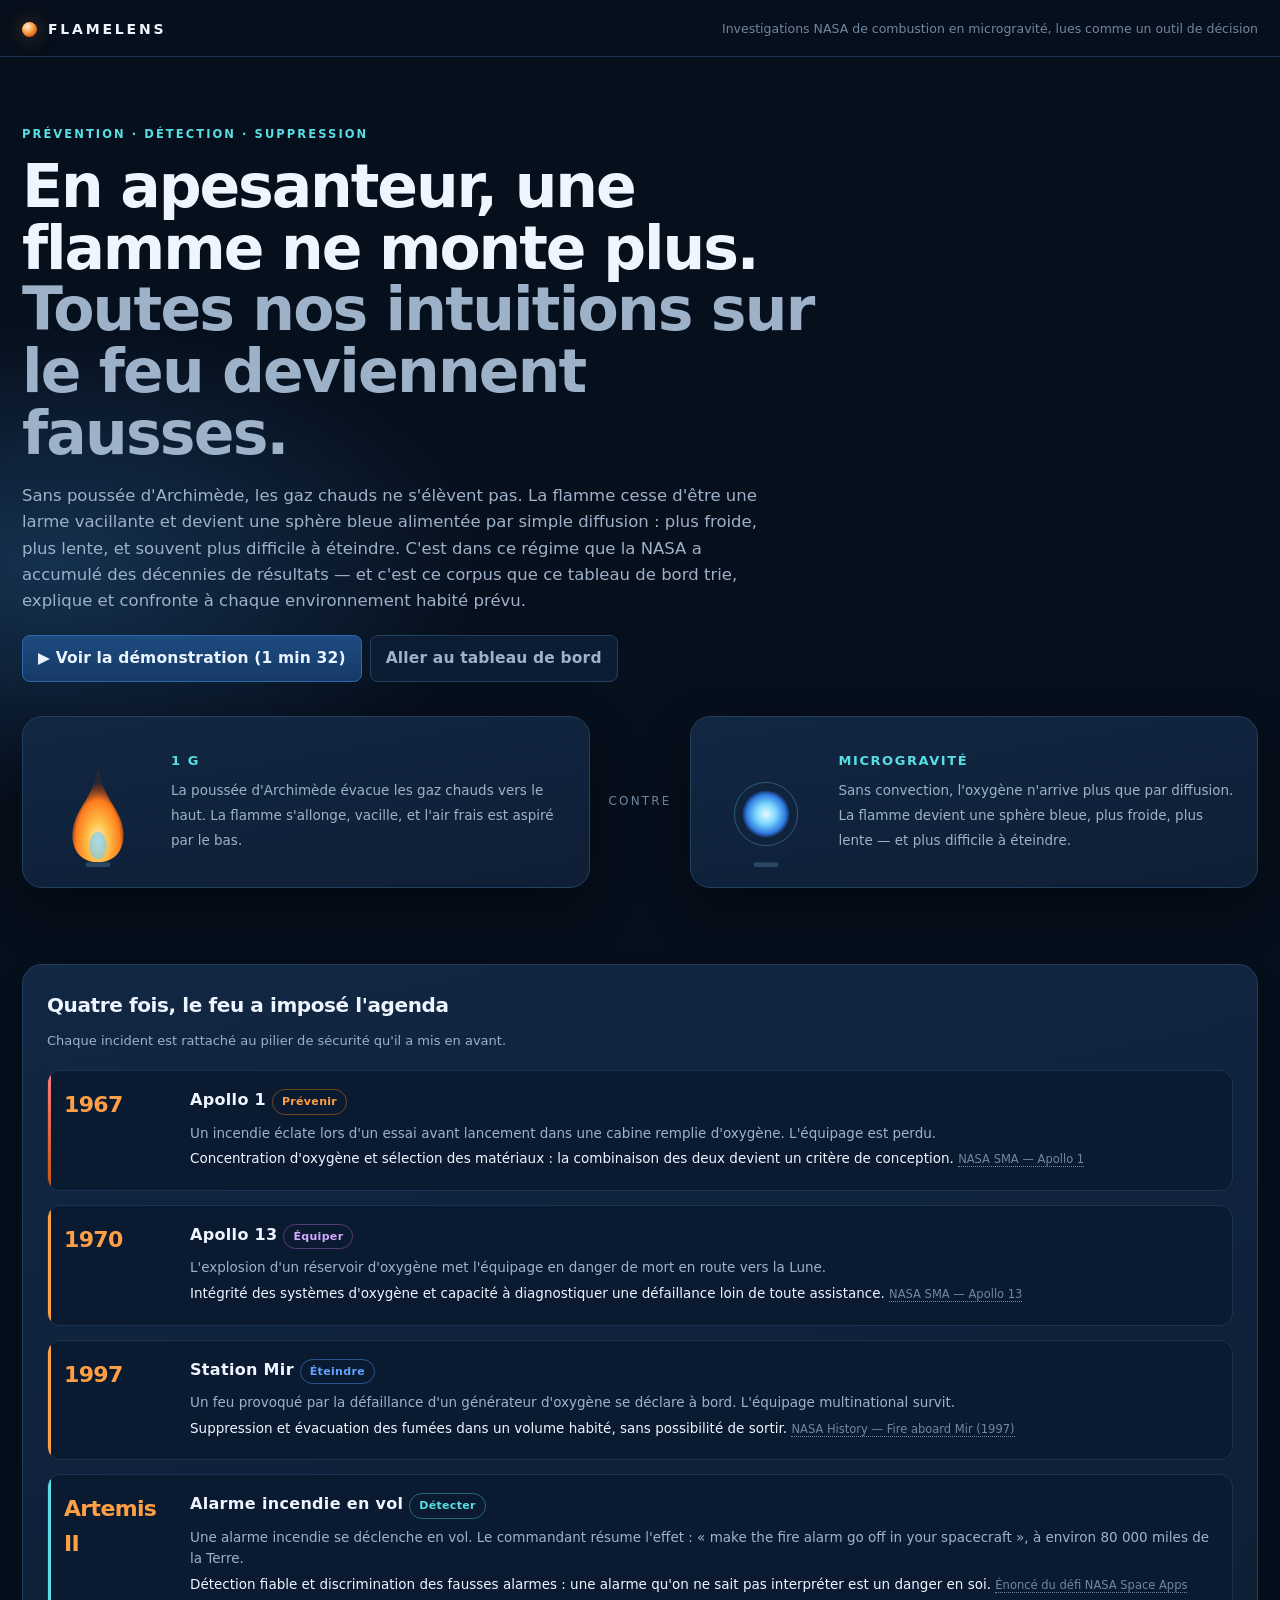
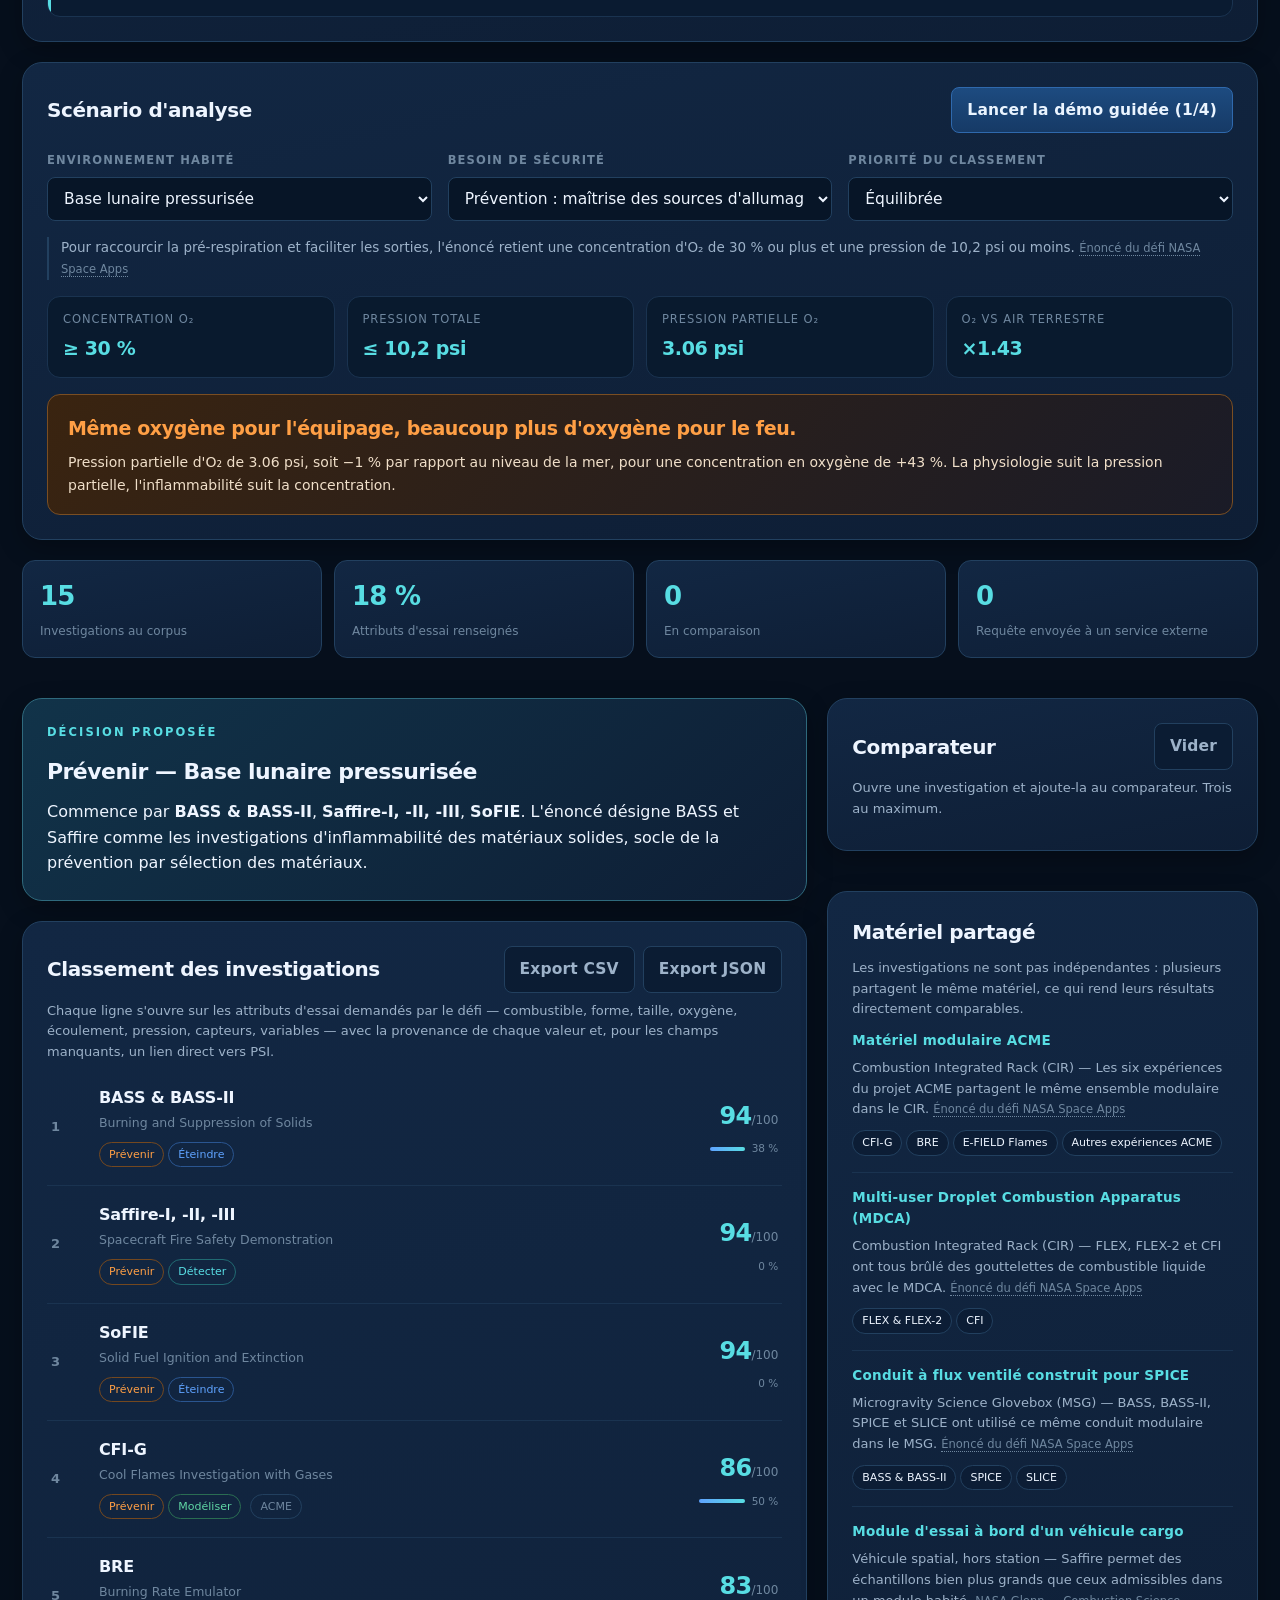
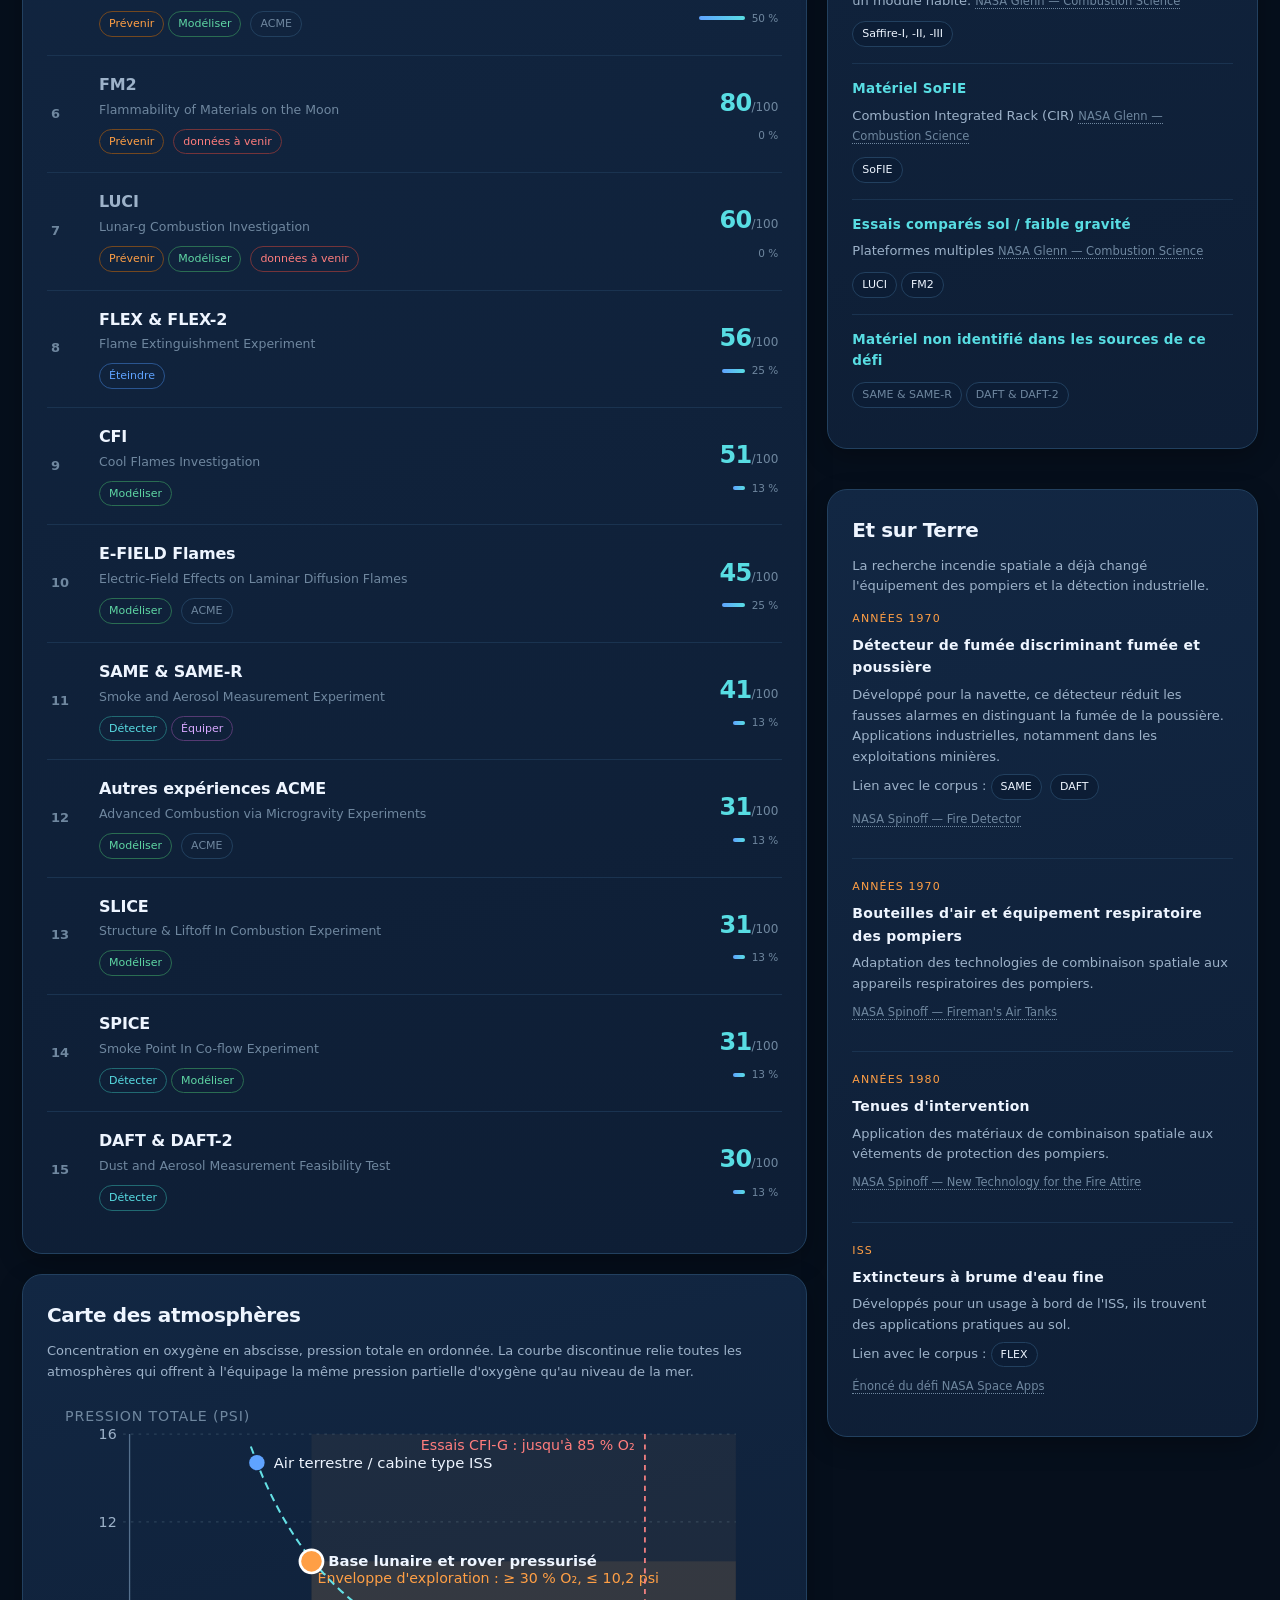
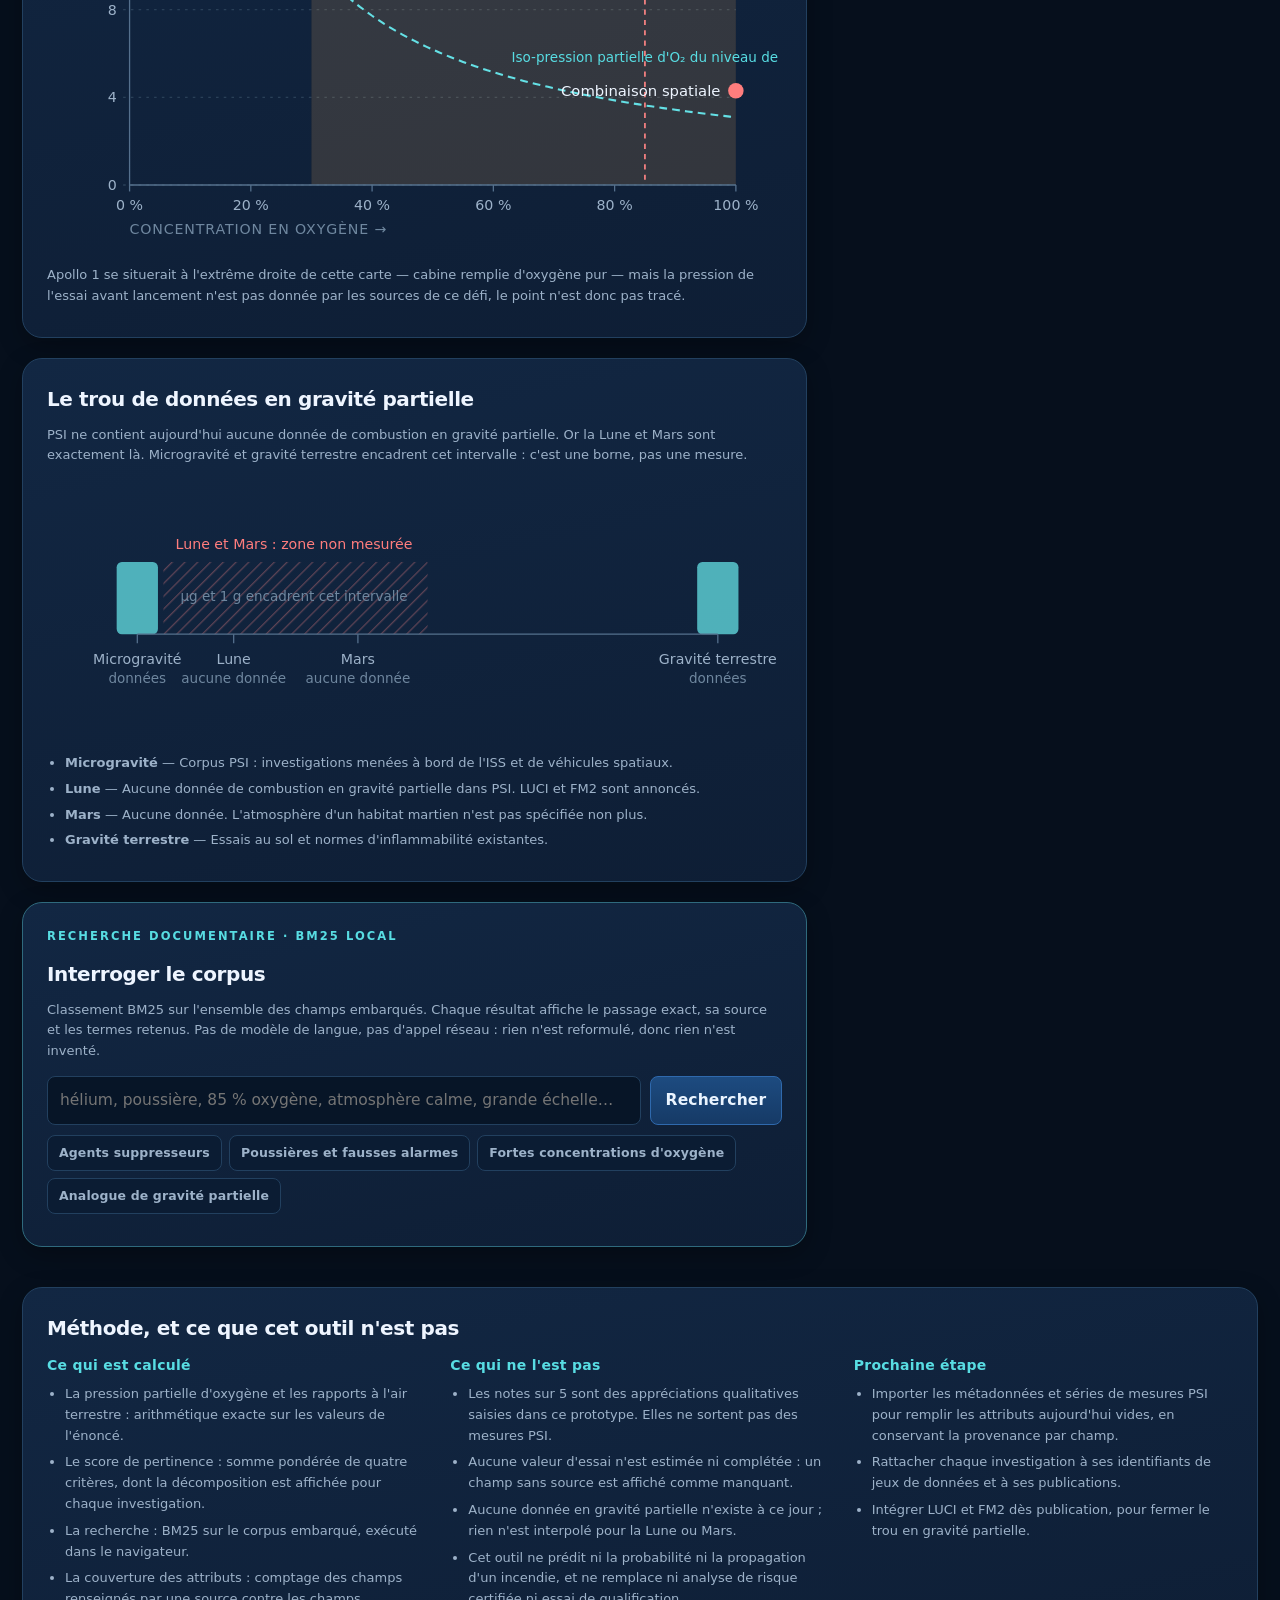
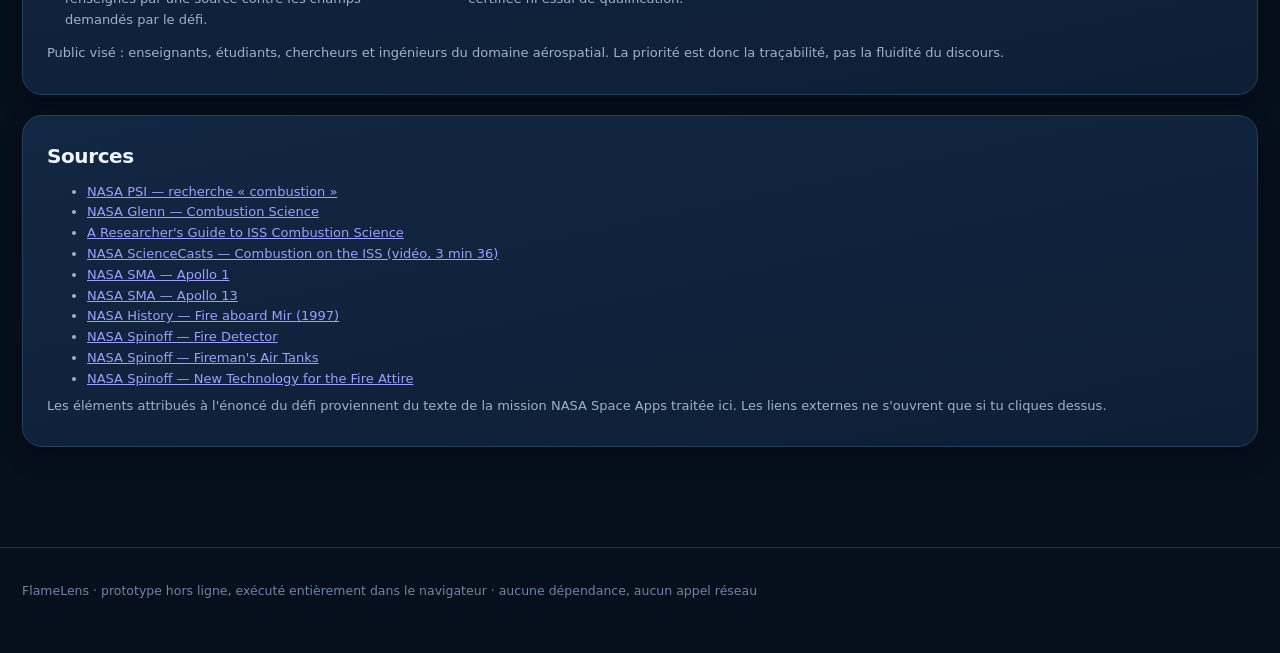
<file: index.html>
<!DOCTYPE html>
<html lang="fr">
<head>
<meta charset="utf-8">
<meta name="viewport" content="width=device-width, initial-scale=1">
<meta name="theme-color" content="#060f1c">
<meta name="description" content="FlameLens — tableau de bord d'aide à la décision sur la sécurité incendie en exploration spatiale, construit sur les investigations de combustion en microgravité de la NASA.">
<title>FlameLens — Sécurité incendie en exploration spatiale</title>
<link rel="stylesheet" href="css/style.css">
</head>
<body>
<a class="skip" href="#scenario">Aller au tableau de bord</a>

<header class="topbar">
  <div class="brand"><span class="mark" aria-hidden="true"></span><span>FLAMELENS</span></div>
  <p class="tagline">Investigations NASA de combustion en microgravité, lues comme un outil de décision</p>
</header>

<main>

<section class="hero">
  <p class="eyebrow">Prévention · Détection · Suppression</p>
  <h1>En apesanteur, une flamme ne monte plus.<br><span>Toutes nos intuitions sur le feu deviennent fausses.</span></h1>
  <p class="lead">Sans poussée d'Archimède, les gaz chauds ne s'élèvent pas. La flamme cesse d'être une larme vacillante et devient une sphère bleue alimentée par simple diffusion : plus froide, plus lente, et souvent plus difficile à éteindre. C'est dans ce régime que la NASA a accumulé des décennies de résultats — et c'est ce corpus que ce tableau de bord trie, explique et confronte à chaque environnement habité prévu.</p>
  <div class="btnrow" style="margin-top:20px">
    <a class="btn" href="demo/">▶ Voir la démonstration (1 min 32)</a>
    <a class="btn secondary" href="#scenario">Aller au tableau de bord</a>
  </div>
  <div id="flames"></div>
</section>

<section class="panel band">
  <h2>Quatre fois, le feu a imposé l'agenda</h2>
  <p class="small">Chaque incident est rattaché au pilier de sécurité qu'il a mis en avant.</p>
  <ol class="timeline" id="incidents"></ol>
</section>

<section class="panel" id="scenario">
  <div class="panel-head">
    <h2>Scénario d'analyse</h2>
    <div class="btnrow">
      <button class="btn" id="tourBtn">Lancer la démo guidée (1/4)</button>
    </div>
  </div>
  <p class="say" id="tourSay" hidden></p>
  <div class="controls">
    <div class="field"><label for="env">Environnement habité</label><select id="env"></select></div>
    <div class="field"><label for="objective">Besoin de sécurité</label><select id="objective"></select></div>
    <div class="field"><label for="priority">Priorité du classement</label><select id="priority"></select></div>
  </div>
  <p class="note" id="scenarioNote"></p>
  <div id="atmosReadout"></div>
</section>

<section class="metrics">
  <div class="metric"><strong id="mStudies">—</strong><span>Investigations au corpus</span></div>
  <div class="metric"><strong id="mCoverage">—</strong><span>Attributs d'essai renseignés</span></div>
  <div class="metric"><strong id="mCompared">0</strong><span>En comparaison</span></div>
  <div class="metric"><strong>0</strong><span>Requête envoyée à un service externe</span></div>
</section>

<div class="layout">
  <section class="maincol">

    <section class="panel verdict">
      <p class="eyebrow">Décision proposée</p>
      <h2 id="verdictTitle">—</h2>
      <div id="verdictBody"></div>
    </section>

    <section class="panel">
      <div class="panel-head">
        <h2>Classement des investigations</h2>
        <div class="btnrow">
          <button class="btn secondary" id="exportCsv">Export CSV</button>
          <button class="btn secondary" id="exportJson">Export JSON</button>
        </div>
      </div>
      <p class="small">Chaque ligne s'ouvre sur les attributs d'essai demandés par le défi — combustible, forme, taille, oxygène, écoulement, pression, capteurs, variables — avec la provenance de chaque valeur et, pour les champs manquants, un lien direct vers PSI.</p>
      <div id="ranking"></div>
    </section>

    <section class="panel">
      <h2>Carte des atmosphères</h2>
      <p class="small">Concentration en oxygène en abscisse, pression totale en ordonnée. La courbe discontinue relie toutes les atmosphères qui offrent à l'équipage la même pression partielle d'oxygène qu'au niveau de la mer.</p>
      <div id="mapWrap"></div>
    </section>

    <section class="panel">
      <h2>Le trou de données en gravité partielle</h2>
      <p class="small">PSI ne contient aujourd'hui aucune donnée de combustion en gravité partielle. Or la Lune et Mars sont exactement là. Microgravité et gravité terrestre encadrent cet intervalle : c'est une borne, pas une mesure.</p>
      <div id="gravityWrap"></div>
      <ul class="small notes" id="gravityNotes"></ul>
    </section>

    <section class="panel search">
      <p class="eyebrow">Recherche documentaire · BM25 local</p>
      <h2>Interroger le corpus</h2>
      <p class="small">Classement BM25 sur l'ensemble des champs embarqués. Chaque résultat affiche le passage exact, sa source et les termes retenus. Pas de modèle de langue, pas d'appel réseau : rien n'est reformulé, donc rien n'est inventé.</p>
      <div class="searchrow">
        <input id="searchInput" placeholder="hélium, poussière, 85 % oxygène, atmosphère calme, grande échelle…" aria-label="Rechercher dans le corpus">
        <button class="btn" id="searchBtn">Rechercher</button>
      </div>
      <div class="suggestions">
        <button class="btn secondary" data-q="helium dioxyde de carbone extinction">Agents suppresseurs</button>
        <button class="btn secondary" data-q="poussiere fausses alarmes detection">Poussières et fausses alarmes</button>
        <button class="btn secondary" data-q="oxygene 85 propane bruleur">Fortes concentrations d'oxygène</button>
        <button class="btn secondary" data-q="gravite partielle champ electrique">Analogue de gravité partielle</button>
      </div>
      <div id="searchResults"></div>
    </section>

  </section>

  <aside class="side">
    <section class="panel">
      <div class="panel-head"><h2>Comparateur</h2>
        <button class="btn secondary" id="clearCompare">Vider</button></div>
      <div id="compare"></div>
    </section>

    <section class="panel">
      <h2>Matériel partagé</h2>
      <p class="small">Les investigations ne sont pas indépendantes : plusieurs partagent le même matériel, ce qui rend leurs résultats directement comparables.</p>
      <div id="hardware"></div>
    </section>

    <section class="panel">
      <h2>Et sur Terre</h2>
      <p class="small">La recherche incendie spatiale a déjà changé l'équipement des pompiers et la détection industrielle.</p>
      <div id="earth" class="apps"></div>
    </section>
  </aside>
</div>

<section class="panel">
  <h2>Méthode, et ce que cet outil n'est pas</h2>
  <div class="method">
    <div>
      <h4>Ce qui est calculé</h4>
      <ul class="small">
        <li>La pression partielle d'oxygène et les rapports à l'air terrestre : arithmétique exacte sur les valeurs de l'énoncé.</li>
        <li>Le score de pertinence : somme pondérée de quatre critères, dont la décomposition est affichée pour chaque investigation.</li>
        <li>La recherche : BM25 sur le corpus embarqué, exécuté dans le navigateur.</li>
        <li>La couverture des attributs : comptage des champs renseignés par une source contre les champs demandés par le défi.</li>
      </ul>
    </div>
    <div>
      <h4>Ce qui ne l'est pas</h4>
      <ul class="small">
        <li>Les notes sur 5 sont des appréciations qualitatives saisies dans ce prototype. Elles ne sortent pas des mesures PSI.</li>
        <li>Aucune valeur d'essai n'est estimée ni complétée : un champ sans source est affiché comme manquant.</li>
        <li>Aucune donnée en gravité partielle n'existe à ce jour ; rien n'est interpolé pour la Lune ou Mars.</li>
        <li>Cet outil ne prédit ni la probabilité ni la propagation d'un incendie, et ne remplace ni analyse de risque certifiée ni essai de qualification.</li>
      </ul>
    </div>
    <div>
      <h4>Prochaine étape</h4>
      <ul class="small">
        <li>Importer les métadonnées et séries de mesures PSI pour remplir les attributs aujourd'hui vides, en conservant la provenance par champ.</li>
        <li>Rattacher chaque investigation à ses identifiants de jeux de données et à ses publications.</li>
        <li>Intégrer LUCI et FM2 dès publication, pour fermer le trou en gravité partielle.</li>
      </ul>
    </div>
  </div>
  <p class="small">Public visé : enseignants, étudiants, chercheurs et ingénieurs du domaine aérospatial. La priorité est donc la traçabilité, pas la fluidité du discours.</p>
</section>

<section class="panel">
  <h2>Sources</h2>
  <ul class="small" id="sources"></ul>
  <p class="small">Les éléments attribués à l'énoncé du défi proviennent du texte de la mission NASA Space Apps traitée ici. Les liens externes ne s'ouvrent que si tu cliques dessus.</p>
</section>

</main>

<footer>
  <p>FlameLens · prototype hors ligne, exécuté entièrement dans le navigateur · aucune dépendance, aucun appel réseau</p>
</footer>

<script src="js/data.js"></script>
<script src="js/engine.js"></script>
<script src="js/charts.js"></script>
<script src="js/app.js"></script>
</body>
</html>
</file>
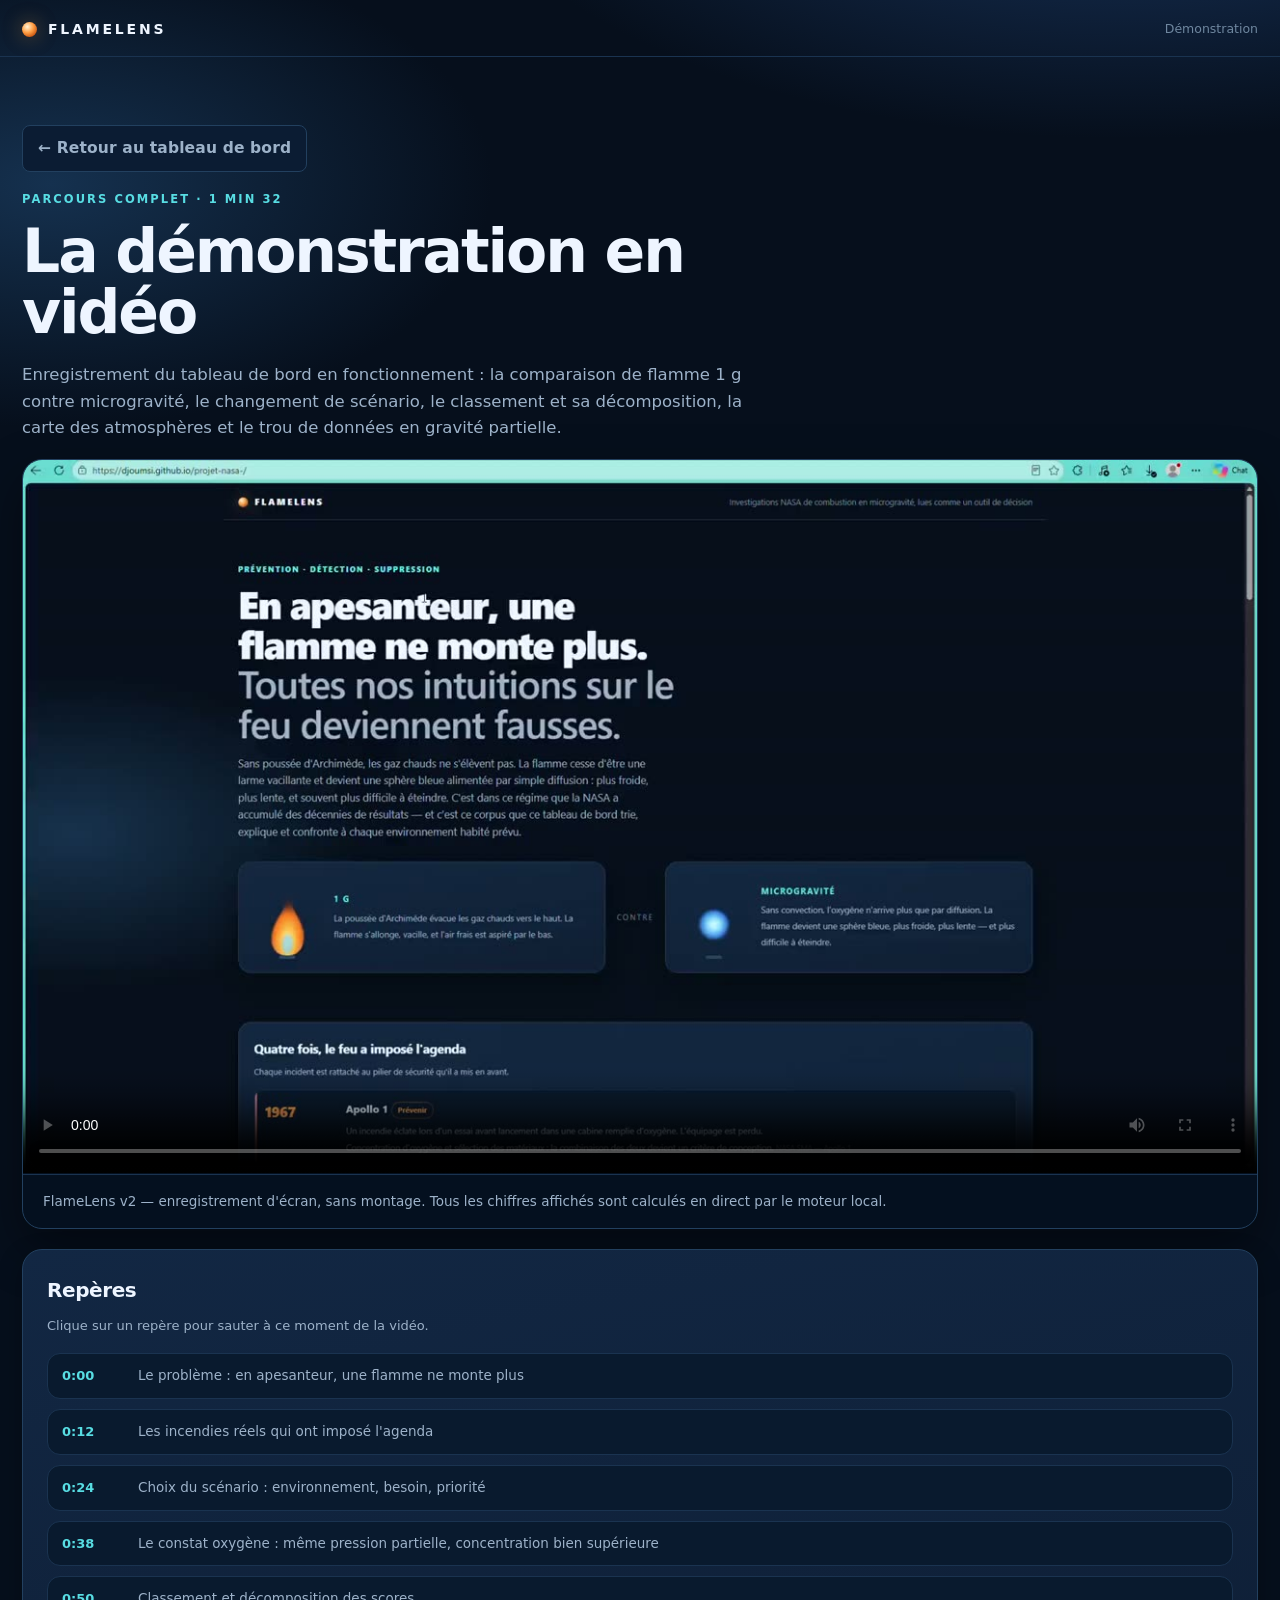
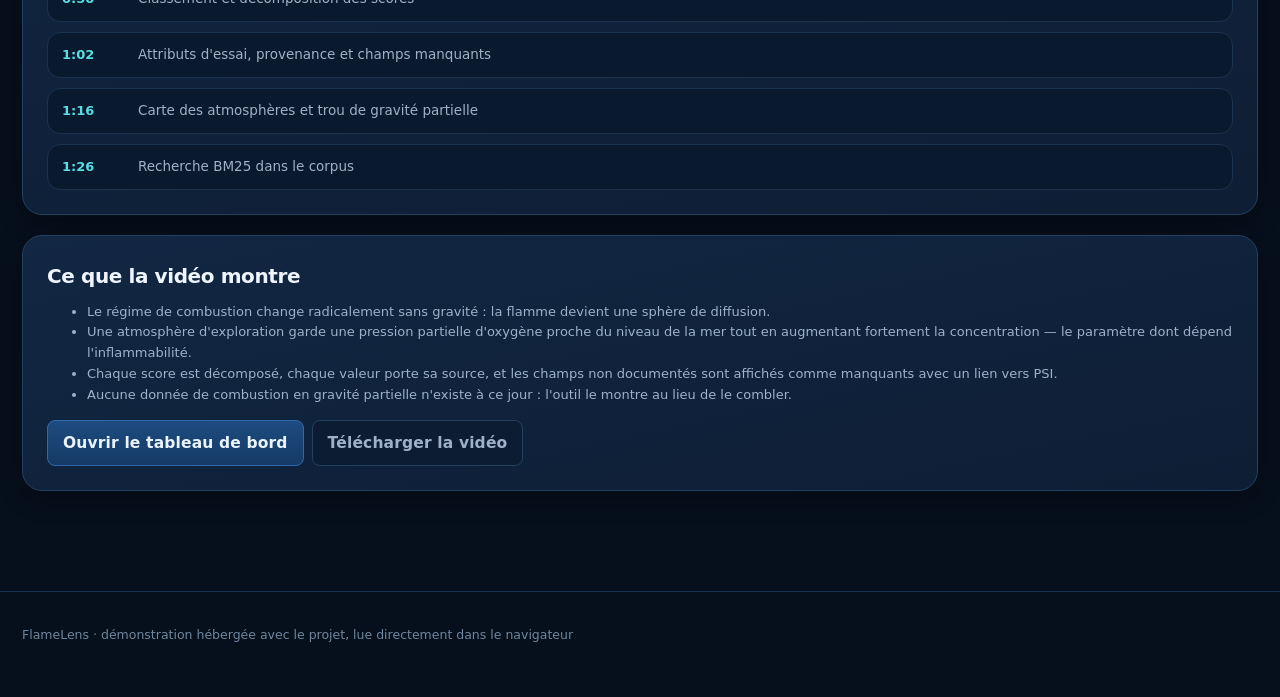
<file: demo/index.html>
<!DOCTYPE html>
<html lang="fr">
<head>
<meta charset="utf-8">
<meta name="viewport" content="width=device-width, initial-scale=1">
<meta name="theme-color" content="#060f1c">
<title>FlameLens — Démonstration vidéo</title>
<meta name="description" content="Démonstration vidéo de FlameLens, tableau de bord de sécurité incendie en exploration spatiale.">
<meta property="og:title" content="FlameLens — Démonstration">
<meta property="og:description" content="Parcours complet du tableau de bord : flamme en microgravité, scénarios, classement traçable, carte des atmosphères.">
<meta property="og:image" content="poster.jpg">
<meta property="og:type" content="video.other">
<link rel="stylesheet" href="../css/style.css">
<style>
  .player {
    margin: 0; background: #04101f; border: 1px solid var(--line);
    border-radius: var(--r-lg); overflow: hidden; box-shadow: var(--shadow);
  }
  .player video { display: block; width: 100%; height: auto; background: #04101f; }
  .player figcaption { padding: 16px 20px; border-top: 1px solid var(--line-soft); color: var(--muted); font-size: 13.5px; }
  .chapters { display: grid; gap: 10px; margin: 16px 0 0; padding: 0; list-style: none; }
  .chapters li {
    display: grid; grid-template-columns: 62px 1fr; gap: 14px; align-items: baseline;
    padding: 11px 14px; border: 1px solid var(--line-soft); border-radius: var(--r-md); background: #091a2e;
  }
  .chapters b { color: var(--cyan); font-variant-numeric: tabular-nums; font-size: 13px; }
  .chapters span { font-size: 13.5px; color: var(--muted); }
  .chapters button {
    all: unset; cursor: pointer; display: contents;
  }
  .chapters li:hover { border-color: var(--line); }
  .backlink { display: inline-block; margin-bottom: 18px; }
  @media (max-width: 560px) { .chapters li { grid-template-columns: 52px 1fr; gap: 10px; } }
</style>
</head>
<body>
<header class="topbar">
  <div class="brand"><span class="mark" aria-hidden="true"></span><span>FLAMELENS</span></div>
  <p class="tagline">Démonstration</p>
</header>

<main>
  <section class="hero" style="padding-bottom:18px">
    <a class="btn secondary backlink" href="../">← Retour au tableau de bord</a>
    <p class="eyebrow">Parcours complet · 1 min 32</p>
    <h1 style="font-size:clamp(28px,1.6rem+2vw,46px)">La démonstration en vidéo</h1>
    <p class="lead">Enregistrement du tableau de bord en fonctionnement : la comparaison de flamme 1 g contre microgravité, le changement de scénario, le classement et sa décomposition, la carte des atmosphères et le trou de données en gravité partielle.</p>
  </section>

  <figure class="player">
    <video id="v" controls preload="metadata" poster="poster.jpg" playsinline>
      <source src="flamelens-demo.mp4" type="video/mp4">
      <p class="small" style="padding:20px">Ton navigateur ne peut pas lire cette vidéo.
        <a href="flamelens-demo.mp4">Télécharger le fichier MP4</a>.</p>
    </video>
    <figcaption>FlameLens v2 — enregistrement d'écran, sans montage. Tous les chiffres affichés sont calculés en direct par le moteur local.</figcaption>
  </figure>

  <section class="panel">
    <h2>Repères</h2>
    <p class="small">Clique sur un repère pour sauter à ce moment de la vidéo.</p>
    <ul class="chapters" id="chapters"></ul>
  </section>

  <section class="panel">
    <h2>Ce que la vidéo montre</h2>
    <ul class="small">
      <li>Le régime de combustion change radicalement sans gravité : la flamme devient une sphère de diffusion.</li>
      <li>Une atmosphère d'exploration garde une pression partielle d'oxygène proche du niveau de la mer tout en augmentant fortement la concentration — le paramètre dont dépend l'inflammabilité.</li>
      <li>Chaque score est décomposé, chaque valeur porte sa source, et les champs non documentés sont affichés comme manquants avec un lien vers PSI.</li>
      <li>Aucune donnée de combustion en gravité partielle n'existe à ce jour : l'outil le montre au lieu de le combler.</li>
    </ul>
    <div class="btnrow" style="margin-top:14px">
      <a class="btn" href="../">Ouvrir le tableau de bord</a>
      <a class="btn secondary" href="flamelens-demo.mp4" download>Télécharger la vidéo</a>
    </div>
  </section>
</main>

<footer>
  <p>FlameLens · démonstration hébergée avec le projet, lue directement dans le navigateur</p>
</footer>

<script>
"use strict";
var CHAPTERS = [
  [0,   "Le problème : en apesanteur, une flamme ne monte plus"],
  [12,  "Les incendies réels qui ont imposé l'agenda"],
  [24,  "Choix du scénario : environnement, besoin, priorité"],
  [38,  "Le constat oxygène : même pression partielle, concentration bien supérieure"],
  [50,  "Classement et décomposition des scores"],
  [62,  "Attributs d'essai, provenance et champs manquants"],
  [76,  "Carte des atmosphères et trou de gravité partielle"],
  [86,  "Recherche BM25 dans le corpus"]
];
var v = document.getElementById("v");
var fmt = function (s) { return Math.floor(s / 60) + ":" + String(s % 60).padStart(2, "0"); };
document.getElementById("chapters").innerHTML = CHAPTERS.map(function (c) {
  return '<li><button type="button" data-t="' + c[0] + '"><b>' + fmt(c[0]) + '</b><span>' + c[1] + '</span></button></li>';
}).join("");
document.querySelectorAll("[data-t]").forEach(function (b) {
  b.addEventListener("click", function () {
    v.currentTime = Number(b.dataset.t);
    v.play();
    v.scrollIntoView({ behavior: "smooth", block: "center" });
  });
});
</script>
</body>
</html>
</file>
<file: css/style.css>
/* FlameLens — feuille de style unique.
   Direction : rapport technique sur fond de nuit spatiale. Bleu profond pour le
   contexte, braise orange pour le danger, cyan pour ce qui est mesuré. */

:root {
  color-scheme: dark;

  --bg: #060f1c;
  --bg-lift: #0b1930;
  --panel: #0e1e35;
  --panel-2: #122743;
  --line: #22405f;
  --line-soft: #1a3350;

  --ink: #eef5ff;
  --muted: #9db2c9;
  --faint: #6f879f;

  --cyan: #58dde3;
  --blue: #5fa3ff;
  --ember: #ff9f45;
  --ember-deep: #c75410;
  --red: #ff7d7d;
  --green: #5fd6a4;

  --r-sm: 8px;
  --r-md: 13px;
  --r-lg: 20px;

  --shadow: 0 20px 50px #0006;
  --shadow-soft: 0 8px 24px #0004;

  --text-hero: clamp(30px, 2.2rem + 2.4vw, 60px);
  --space-section: clamp(34px, 2rem + 3vw, 68px);

  --ease: cubic-bezier(.16, 1, .3, 1);
  --fast: 160ms;
  --norm: 320ms;
}

* { box-sizing: border-box; }

body {
  margin: 0;
  background:
    radial-gradient(1100px 520px at 88% -8%, #1b3a66 0%, transparent 62%),
    radial-gradient(760px 420px at 4% 8%, #15314f 0%, transparent 58%),
    var(--bg);
  color: var(--ink);
  font: 15.5px/1.6 "Inter", system-ui, -apple-system, "Segoe UI", sans-serif;
  -webkit-font-smoothing: antialiased;
}

main { max-width: 1280px; margin: 0 auto; padding: 0 22px 80px; }

.skip {
  position: absolute; left: -9999px; top: 8px; z-index: 50;
  background: var(--panel-2); color: var(--ink); padding: 10px 16px; border-radius: var(--r-sm);
}
.skip:focus { left: 16px; }

/* ---------- Barre haute ---------- */
.topbar {
  max-width: 1280px; margin: 0 auto; padding: 18px 22px 16px;
  display: flex; align-items: center; justify-content: space-between; gap: 18px; flex-wrap: wrap;
  border-bottom: 1px solid var(--line-soft);
}
.brand { display: flex; align-items: center; gap: 11px; font-weight: 800; letter-spacing: .2em; font-size: 14px; }
.mark {
  width: 15px; height: 15px; border-radius: 50%;
  background: radial-gradient(circle at 36% 32%, #fff3d6, var(--ember) 42%, var(--ember-deep) 78%);
  box-shadow: 0 0 20px #ff9f4566, 0 0 44px #ff9f4522;
}
.tagline { margin: 0; color: var(--faint); font-size: 12.5px; }

/* ---------- Hero ---------- */
.hero { padding: var(--space-section) 0 8px; }
.eyebrow {
  margin: 0 0 12px; color: var(--cyan);
  font-size: 11.5px; font-weight: 800; letter-spacing: .18em; text-transform: uppercase;
}
h1 {
  font-size: var(--text-hero); line-height: 1.03; letter-spacing: -.035em;
  margin: 0 0 18px; max-width: 20ch; font-weight: 800;
}
h1 span { color: var(--muted); font-weight: 600; letter-spacing: -.03em; }
.lead { margin: 0; max-width: 72ch; color: var(--muted); font-size: 16.5px; }

/* ---------- Les deux flammes ---------- */
.flames {
  margin: 34px 0 0; padding: 0;
  display: grid; grid-template-columns: 1fr auto 1fr; gap: 18px; align-items: center;
}
.flame-cell {
  background: linear-gradient(170deg, var(--panel-2), var(--panel));
  border: 1px solid var(--line); border-radius: var(--r-lg);
  padding: 20px; box-shadow: var(--shadow);
  display: grid; grid-template-columns: 110px 1fr; gap: 18px; align-items: center;
}
.flame-cell svg { width: 110px; height: auto; }
.flame-cell figcaption { display: block; }
.flame-cell figcaption b { display: block; font-size: 13px; letter-spacing: .12em; text-transform: uppercase; color: var(--cyan); margin-bottom: 6px; }
.flame-cell figcaption span { font-size: 13.5px; color: var(--muted); }
.flame-vs { color: var(--faint); font-size: 12px; letter-spacing: .18em; text-transform: uppercase; }

.flame-1g { transform-origin: 80px 182px; animation: flicker 2.6s var(--ease) infinite; }
@keyframes flicker {
  0%, 100% { transform: scaleY(1) skewX(0deg); }
  28% { transform: scaleY(1.06) skewX(-2.2deg); }
  54% { transform: scaleY(.97) skewX(1.6deg); }
  78% { transform: scaleY(1.03) skewX(-.8deg); }
}
.flame-ug { animation: breathe 4.4s ease-in-out infinite; transform-origin: 80px 112px; }
@keyframes breathe { 0%, 100% { transform: scale(1); } 50% { transform: scale(1.035); } }
.diffuse { animation: ripple 4.4s linear infinite; transform-origin: 80px 112px; }
.diffuse.d2 { animation-delay: 2.2s; }
@keyframes ripple {
  0% { transform: scale(.72); opacity: .85; }
  100% { transform: scale(1.18); opacity: 0; }
}

@media (prefers-reduced-motion: reduce) {
  .flame-1g, .flame-ug, .diffuse { animation: none; }
  .diffuse { opacity: .3; }
  * { transition: none !important; }
}

/* ---------- Panneaux ---------- */
.panel {
  background: linear-gradient(168deg, var(--panel-2), var(--panel));
  border: 1px solid var(--line); border-radius: var(--r-lg);
  padding: 24px; margin: 20px 0; box-shadow: var(--shadow-soft);
}
.panel > h2 { font-size: 20px; letter-spacing: -.02em; margin: 0 0 10px; }
.panel-head { display: flex; justify-content: space-between; align-items: center; gap: 14px; flex-wrap: wrap; margin-bottom: 8px; }
.panel-head h2 { margin: 0; font-size: 20px; letter-spacing: -.02em; }
.band { margin-top: var(--space-section); }
h4 { margin: 18px 0 8px; font-size: 14px; letter-spacing: .02em; }
.small { font-size: 13px; color: var(--muted); margin: 6px 0; }
.note { font-size: 13.5px; color: var(--muted); border-left: 2px solid var(--line); padding-left: 12px; margin: 16px 0; }
.notes { padding-left: 18px; }
.notes li { margin: 5px 0; }

/* ---------- Frise des incidents ---------- */
.timeline { list-style: none; margin: 18px 0 0; padding: 0; display: grid; gap: 14px; }
.inc {
  display: grid; grid-template-columns: 108px 1fr; gap: 18px;
  padding: 16px; border: 1px solid var(--line-soft); border-radius: var(--r-md);
  background: #0a1b31; position: relative; overflow: hidden;
  transition: border-color var(--fast) var(--ease), transform var(--fast) var(--ease);
}
.inc:hover { border-color: var(--line); transform: translateX(2px); }
.inc::before { content: ""; position: absolute; inset: 0 auto 0 0; width: 3px; background: var(--faint); }
.inc-crew::before { background: linear-gradient(var(--red), var(--ember-deep)); }
.inc-survived::before { background: var(--ember); }
.inc-alarm::before { background: var(--cyan); }
.inc-year { font-size: 22px; font-weight: 800; letter-spacing: -.03em; color: var(--ember); align-self: start; }
.inc h4 { margin: 0 0 6px; font-size: 16px; }
.inc p { margin: 4px 0; font-size: 13.5px; color: var(--muted); }
.inc .lesson { color: var(--ink); }

/* ---------- Puces ---------- */
.chip, .pill {
  display: inline-block; font-size: 11px; padding: 3px 9px; border-radius: 99px;
  border: 1px solid var(--line); color: var(--muted); margin: 2px 4px 2px 0; white-space: nowrap;
}
.chips { display: block; margin-top: 7px; }
.chip-prevention { color: var(--ember); border-color: #74481f; }
.chip-detection { color: var(--cyan); border-color: #216a72; }
.chip-suppression { color: var(--blue); border-color: #2a5590; }
.chip-modeling { color: var(--green); border-color: #2a6d52; }
.chip-equipment { color: #d7a8ff; border-color: #563a73; }
.chip-future { color: var(--red); border-color: #74343a; }
.chip-proj { color: var(--faint); }
.pill { background: #0c1d35; color: var(--ink); }
.pill.muted { color: var(--faint); }

/* ---------- Contrôles ---------- */
.controls { display: grid; grid-template-columns: repeat(3, 1fr); gap: 16px; margin: 18px 0 4px; }
.field label { display: block; font-size: 11.5px; font-weight: 700; letter-spacing: .1em; text-transform: uppercase; color: var(--faint); margin-bottom: 7px; }
select, input[type="text"], input:not([type]) {
  width: 100%; background: #071527; border: 1px solid var(--line); color: var(--ink);
  border-radius: var(--r-sm); padding: 11px 12px; font: inherit;
  transition: border-color var(--fast) var(--ease), box-shadow var(--fast) var(--ease);
}
select:focus-visible, input:focus-visible, .btn:focus-visible, .study-head:focus-visible {
  outline: 2px solid var(--cyan); outline-offset: 2px;
}
select:hover, input:hover { border-color: #2d557d; }

.btn {
  border: 1px solid #2f69ad; background: linear-gradient(#1d4b80, #163a66);
  color: #eaf4ff; padding: 10px 15px; border-radius: var(--r-sm);
  cursor: pointer; font: inherit; font-weight: 650; letter-spacing: .01em;
  transition: transform var(--fast) var(--ease), background var(--fast), border-color var(--fast);
}
.btn:hover { background: linear-gradient(#265f9e, #1b4779); transform: translateY(-1px); }
.btn:active { transform: translateY(0); }
.btn.secondary { background: #0b1c33; border-color: var(--line); color: var(--muted); }
.btn.secondary:hover { background: #102743; color: var(--ink); border-color: #2d557d; }
.btnrow { display: flex; flex-wrap: wrap; gap: 8px; }
a.btn { text-decoration: none; display: inline-block; }

.say {
  margin: 14px 0 0; padding: 13px 15px; border-radius: var(--r-md);
  background: #10304a; border: 1px solid #27617a; color: #d4f1f7; font-size: 14px;
}

/* ---------- Lecture atmosphère ---------- */
.readout { display: grid; grid-template-columns: repeat(4, 1fr); gap: 12px; margin: 16px 0; }
.readout > div {
  background: #091a2e; border: 1px solid var(--line-soft); border-radius: var(--r-md); padding: 13px 15px;
}
.readout span { display: block; font-size: 11.5px; color: var(--faint); text-transform: uppercase; letter-spacing: .08em; margin-bottom: 5px; }
.readout strong { font-size: 19px; color: var(--cyan); letter-spacing: -.02em; }

.insight-box {
  margin-top: 16px; padding: 18px 20px; border-radius: var(--r-md);
  background: linear-gradient(130deg, #3a2410, #1a1b27);
  border: 1px solid #7a4e22;
}
.insight-box .headline { margin: 0 0 8px; font-size: 19px; font-weight: 750; letter-spacing: -.02em; color: var(--ember); }
.insight-box p:last-child { margin: 0; font-size: 14px; color: #f0dfc9; }

.warn {
  margin: 14px 0 0; padding: 13px 15px; border-radius: var(--r-md);
  background: #2e2412; border: 1px solid #6e5428; color: #ffdfae; font-size: 13.5px;
}
.warn b { color: #ffcf84; }

/* ---------- Métriques ---------- */
.metrics { display: grid; grid-template-columns: repeat(4, 1fr); gap: 12px; margin: 20px 0; }
.metric {
  background: linear-gradient(168deg, var(--panel-2), var(--panel));
  border: 1px solid var(--line); border-radius: var(--r-md); padding: 15px 17px;
}
.metric strong { display: block; font-size: 26px; color: var(--cyan); letter-spacing: -.03em; }
.metric span { font-size: 12px; color: var(--faint); }

/* ---------- Grille ---------- */
.layout { display: grid; grid-template-columns: minmax(0, 1.55fr) minmax(300px, .85fr); gap: 20px; align-items: start; }
.side { display: grid; }
.maincol { min-width: 0; }

.verdict { border-color: #2f6a7d; background: linear-gradient(140deg, #113349, var(--panel)); }
.verdict h2 { margin: 0 0 10px; font-size: 22px; letter-spacing: -.025em; }
.callout { margin: 0; font-size: 16px; }

/* ---------- Classement ---------- */
.study { border-top: 1px solid var(--line-soft); }
.study:first-child { border-top: 0; }
.study.future .study-id strong { color: var(--muted); }
.study-head {
  width: 100%; display: grid; grid-template-columns: 34px 1fr auto; gap: 14px; align-items: center;
  background: none; border: 0; color: inherit; font: inherit; text-align: left;
  padding: 16px 4px; cursor: pointer; border-radius: var(--r-sm);
  transition: background var(--fast) var(--ease);
}
.study-head:hover { background: #0c1f38; }
.rankno { font-size: 13px; font-weight: 800; color: var(--faint); font-variant-numeric: tabular-nums; }
.study-id strong { font-size: 16px; letter-spacing: -.01em; }
.study-id .long { display: block; font-size: 12.5px; color: var(--faint); margin-top: 2px; }
.study-score { text-align: right; min-width: 92px; }
.study-score b { font-size: 24px; color: var(--cyan); letter-spacing: -.03em; font-variant-numeric: tabular-nums; }
.study-score em { font-size: 12px; color: var(--faint); font-style: normal; }
.study.open .study-head { background: #0c1f38; }

.detail { padding: 4px 4px 22px; animation: unfold var(--norm) var(--ease); }
@keyframes unfold { from { opacity: 0; transform: translateY(-6px); } to { opacity: 1; transform: none; } }
.detail .obj { margin: 0 0 16px; font-size: 14.5px; color: var(--ink); max-width: 80ch; }
.detail-grid { display: grid; grid-template-columns: 1.25fr .75fr; gap: 26px; }
.detail h4:first-child { margin-top: 0; }

table { border-collapse: collapse; width: 100%; font-size: 13px; }
.attrs th, .attrs td { text-align: left; padding: 8px 10px; border-bottom: 1px solid var(--line-soft); vertical-align: top; }
.attrs th { color: var(--muted); font-weight: 600; width: 36%; }
.attrs tr.gap th { color: var(--faint); }
.todo { color: var(--red); font-size: 12px; letter-spacing: .02em; }
.prov { width: 24%; }
.tablewrap { overflow-x: auto; }
.tablewrap table { min-width: 460px; }
.tablewrap th, .tablewrap td { text-align: left; padding: 9px 10px; border-bottom: 1px solid var(--line-soft); vertical-align: top; }
.tablewrap thead th { color: var(--cyan); font-size: 12px; }

.src { font-size: 11.5px; color: var(--faint); text-decoration: none; border-bottom: 1px dotted var(--faint); }
a.src:hover { color: var(--cyan); border-color: var(--cyan); }

/* ---------- Couverture et décomposition ---------- */
.cov { display: flex; align-items: center; gap: 7px; margin-top: 5px; }
.cov i { display: block; height: 4px; background: linear-gradient(90deg, var(--blue), var(--cyan)); border-radius: 99px; }
.cov { position: relative; }
.cov-s { justify-content: flex-end; }
.cov-s i { width: 48px; }
.cov span { font-size: 10.5px; color: var(--faint); font-variant-numeric: tabular-nums; }

.brk { display: grid; gap: 9px; margin-top: 4px; }
.brk-row { display: grid; grid-template-columns: 1fr 64px auto; gap: 10px; align-items: center; font-size: 12px; }
.brk-lab { color: var(--muted); }
.brk-bar { height: 5px; background: #1c3350; border-radius: 99px; overflow: hidden; }
.brk-bar i { display: block; height: 100%; background: linear-gradient(90deg, var(--blue), var(--cyan)); }
.brk-num { color: var(--faint); font-variant-numeric: tabular-nums; }

/* ---------- Graphiques ---------- */
.chart { width: 100%; height: auto; margin: 10px 0 4px; }
.chart text { fill: var(--muted); font-size: 11px; }
.chart .axis { fill: var(--faint); font-size: 11px; letter-spacing: .06em; text-transform: uppercase; }
.chart .zone { fill: var(--ember); font-size: 11px; }
.chart .zone.r { fill: var(--red); }
.chart .iso { fill: var(--cyan); font-size: 10.5px; }
.chart .gsub { fill: var(--faint); font-size: 10.5px; }
.pt circle { fill: var(--blue); transition: r var(--fast) var(--ease); }
.pt text { fill: var(--ink); font-size: 11.5px; }
.pt-moon circle { fill: var(--ember); }
.pt-suit circle { fill: var(--red); }
.pt.on circle { stroke: #fff; stroke-width: 2; }
.pt.on text { font-weight: 700; }

/* ---------- Matériel, retombées ---------- */
.hw { padding: 14px 0; border-top: 1px solid var(--line-soft); }
.hw:first-child { border-top: 0; padding-top: 4px; }
.hw h4 { margin: 0 0 4px; font-size: 13.5px; color: var(--cyan); }
.hw-list { margin-top: 8px; }

.apps { display: grid; gap: 14px; }
.app { padding: 14px 0; border-top: 1px solid var(--line-soft); }
.app:first-child { border-top: 0; padding-top: 2px; }
.app h4 { margin: 4px 0 6px; font-size: 14px; }
.app p { margin: 4px 0; font-size: 13px; color: var(--muted); }
.decade { font-size: 11px; color: var(--ember); letter-spacing: .1em; text-transform: uppercase; }

/* ---------- Recherche ---------- */
.search { border-color: #2f6a7d; }
.searchrow { display: flex; gap: 9px; margin: 14px 0 10px; }
.searchrow input { flex: 1; min-width: 0; }
.suggestions { display: flex; flex-wrap: wrap; gap: 7px; margin-bottom: 8px; }
.suggestions .btn { font-size: 12.5px; padding: 7px 11px; }

.hit {
  border: 1px solid var(--line-soft); border-radius: var(--r-md);
  padding: 14px 16px; margin: 10px 0; background: #091a2e;
}
.hit header { display: flex; justify-content: space-between; gap: 12px; align-items: baseline; }
.hit h4 { margin: 0; font-size: 13.5px; color: var(--cyan); }
.hit .relev { font-size: 11px; color: var(--faint); font-variant-numeric: tabular-nums; }
.hit p { margin: 8px 0; font-size: 13.5px; }
.hit footer { display: flex; justify-content: space-between; gap: 12px; flex-wrap: wrap; }
.hit .terms { font-size: 11px; color: var(--faint); }

/* ---------- Méthode ---------- */
.method { display: grid; grid-template-columns: repeat(3, 1fr); gap: 24px; margin-top: 8px; }
.method ul { padding-left: 18px; margin: 0; }
.method li { margin: 6px 0; }
.method h4 { margin-top: 0; color: var(--cyan); }

footer {
  max-width: 1280px; margin: 0 auto; padding: 20px 22px 40px;
  border-top: 1px solid var(--line-soft); color: var(--faint); font-size: 12.5px;
}

/* ---------- Adaptatif ---------- */
@media (max-width: 1040px) {
  .layout { grid-template-columns: 1fr; }
  .flames { grid-template-columns: 1fr; }
  .flame-vs { display: none; }
  .detail-grid { grid-template-columns: 1fr; gap: 18px; }
  .method { grid-template-columns: 1fr; gap: 14px; }
}
@media (max-width: 760px) {
  .controls { grid-template-columns: 1fr; }
  .readout { grid-template-columns: repeat(2, 1fr); }
  .metrics { grid-template-columns: repeat(2, 1fr); }
}
@media (max-width: 560px) {
  main { padding: 0 16px 56px; }
  .topbar { padding: 14px 16px; }
  footer { padding: 18px 16px 34px; }
  .panel { padding: 18px 16px; }
  h1 { max-width: none; }
  .flame-cell { grid-template-columns: 1fr; justify-items: center; text-align: center; }
  .inc { grid-template-columns: 1fr; gap: 6px; }
  .study-head { grid-template-columns: 24px 1fr; }
  .study-score { grid-column: 2; text-align: left; }
  .cov-s { justify-content: flex-start; }
  .searchrow { flex-direction: column; }
  .btn { min-height: 44px; }
}
</file>
